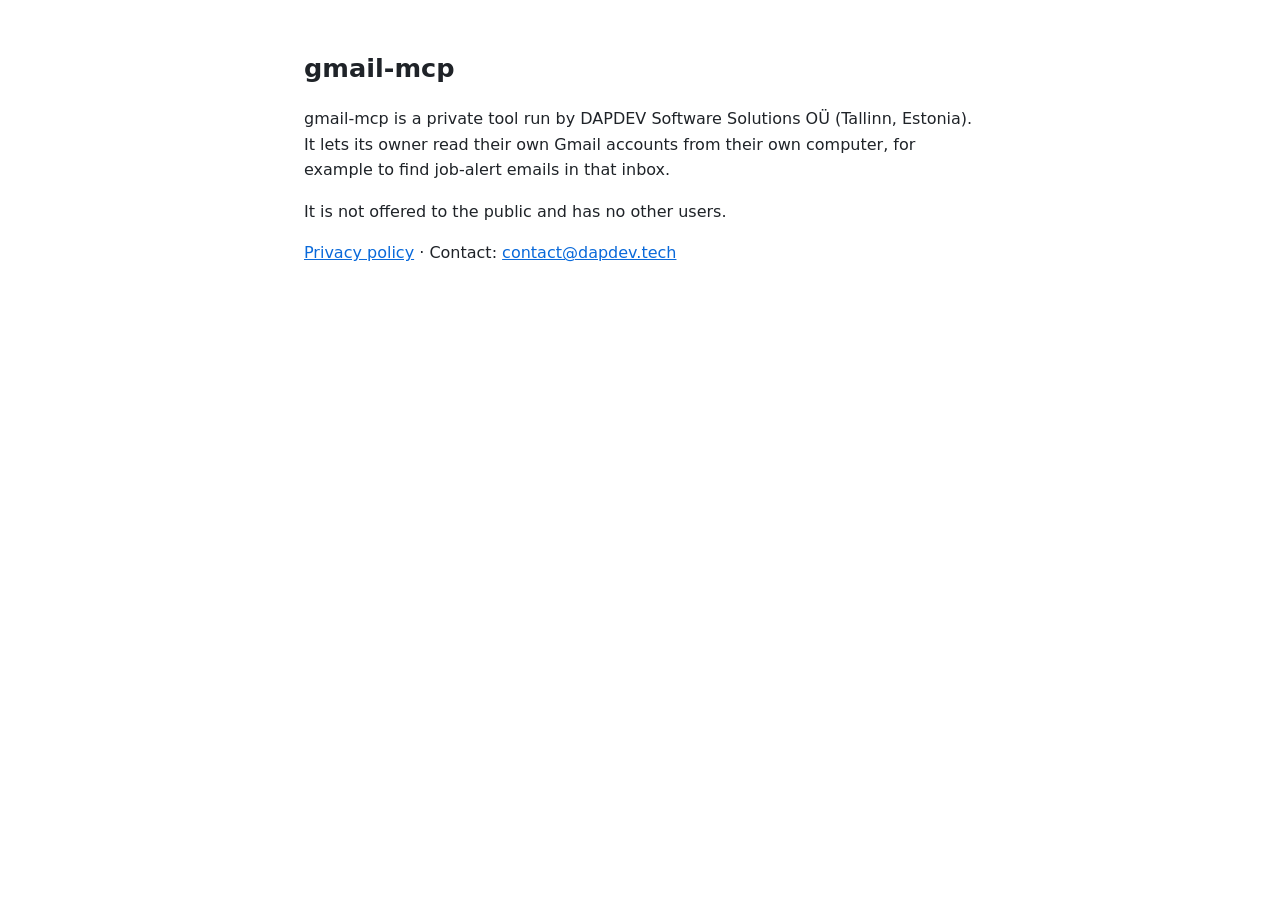
<file: index.html>
<!doctype html>
<html lang="en"><head><meta charset="utf-8"><meta name="viewport" content="width=device-width,initial-scale=1">
<title>gmail-mcp</title><link rel="stylesheet" href="style.css"></head><body>
<h1>gmail-mcp</h1>
<p>gmail-mcp is a private tool run by DAPDEV Software Solutions OÜ (Tallinn, Estonia). It lets its owner read their own Gmail accounts from their own computer, for example to find job-alert emails in that inbox.</p>
<p>It is not offered to the public and has no other users.</p>
<p><a href="privacy.html">Privacy policy</a> · Contact: <a href="mailto:contact@dapdev.tech">contact@dapdev.tech</a></p>
</body></html>
</file>
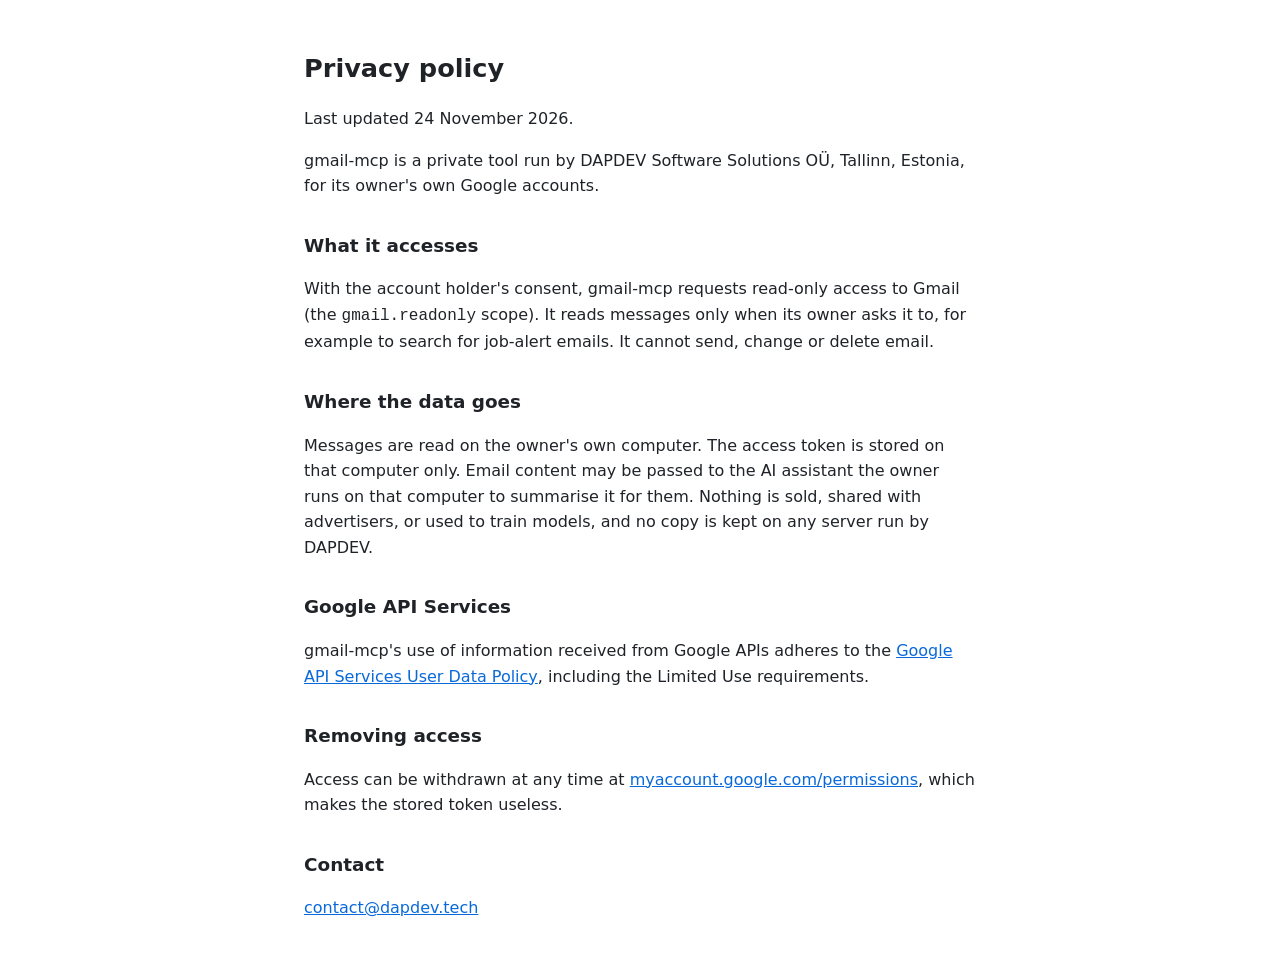
<file: privacy.html>
<!doctype html>
<html lang="en"><head><meta charset="utf-8"><meta name="viewport" content="width=device-width,initial-scale=1">
<title>gmail-mcp — Privacy policy</title><link rel="stylesheet" href="style.css"></head><body>
<h1>Privacy policy</h1>
<p>Last updated 24 November 2026.</p>
<p>gmail-mcp is a private tool run by DAPDEV Software Solutions OÜ, Tallinn, Estonia, for its owner's own Google accounts.</p>
<h2>What it accesses</h2>
<p>With the account holder's consent, gmail-mcp requests read-only access to Gmail (the <code>gmail.readonly</code> scope). It reads messages only when its owner asks it to, for example to search for job-alert emails. It cannot send, change or delete email.</p>
<h2>Where the data goes</h2>
<p>Messages are read on the owner's own computer. The access token is stored on that computer only. Email content may be passed to the AI assistant the owner runs on that computer to summarise it for them. Nothing is sold, shared with advertisers, or used to train models, and no copy is kept on any server run by DAPDEV.</p>
<h2>Google API Services</h2>
<p>gmail-mcp's use of information received from Google APIs adheres to the <a href="https://developers.google.com/terms/api-services-user-data-policy">Google API Services User Data Policy</a>, including the Limited Use requirements.</p>
<h2>Removing access</h2>
<p>Access can be withdrawn at any time at <a href="https://myaccount.google.com/permissions">myaccount.google.com/permissions</a>, which makes the stored token useless.</p>
<h2>Contact</h2>
<p><a href="mailto:contact@dapdev.tech">contact@dapdev.tech</a></p>
</body></html>
</file>
<file: style.css>
body{font:16px/1.6 system-ui,sans-serif;max-width:42rem;margin:3rem auto;padding:0 1.25rem;color:#1f2328}
h1{font-size:1.6rem}h2{font-size:1.15rem;margin-top:2rem}a{color:#0969da}
</file>
